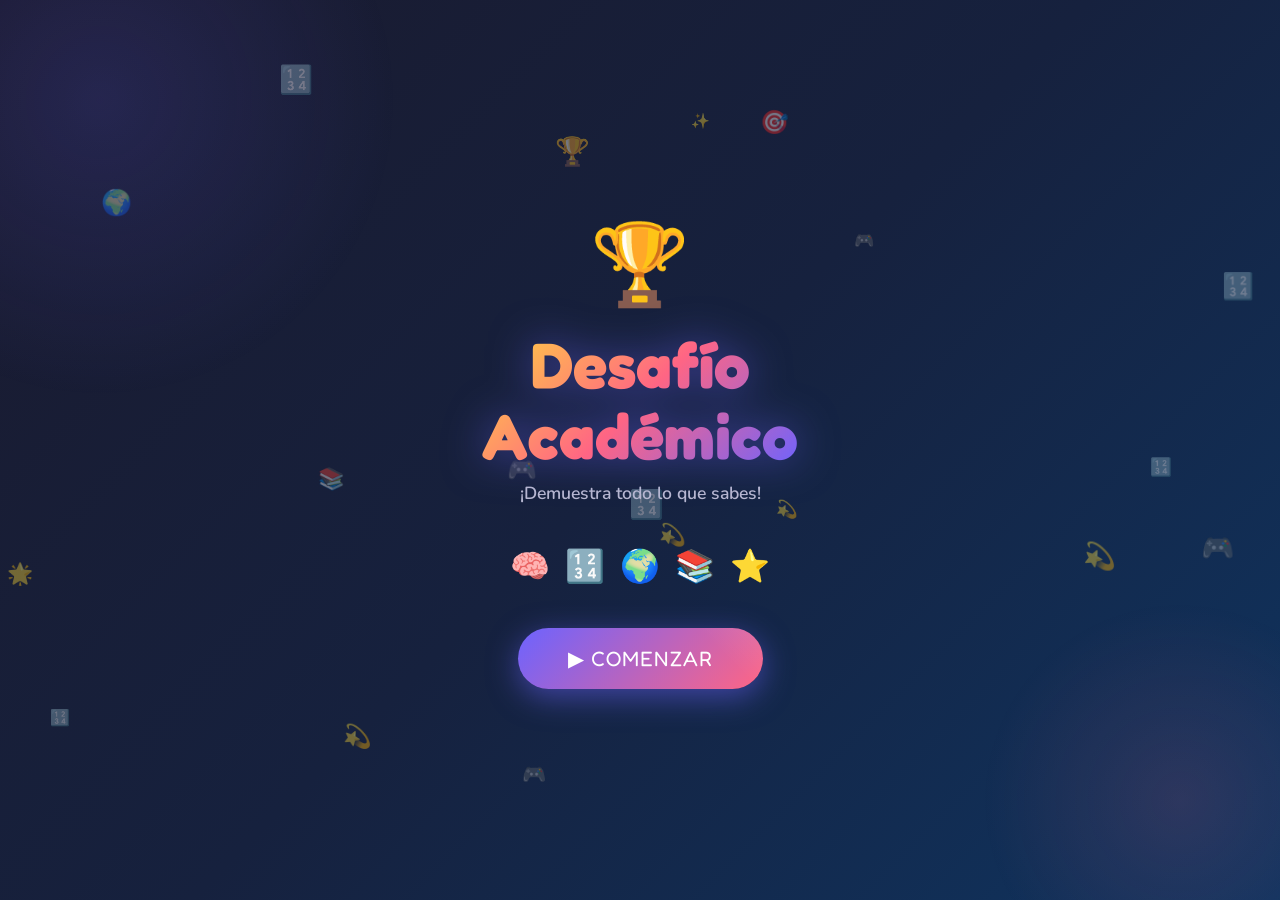
<file: index.html>
<!DOCTYPE html>
<html lang="es">
<head>
  <meta charset="UTF-8" />
  <meta name="viewport" content="width=device-width, initial-scale=1.0" />
  <title>Desafío Académico 🎮</title>
  <link rel="stylesheet" href="style.css" />
  <!-- Favicon emoji -->
  <link rel="icon" href="data:image/svg+xml,<svg xmlns=%22http://www.w3.org/2000/svg%22 viewBox=%220 0 100 100%22><text y=%22.9em%22 font-size=%2290%22>🏆</text></svg>" />
</head>
<body>

  <!-- FONDO ANIMADO -->
  <div id="fondo-animado"></div>
  <div id="particulas"></div>

  <!-- APLICACIÓN PRINCIPAL -->
  <div id="app">

    <!-- ================================================== -->
    <!-- PANTALLA 1: BIENVENIDA                             -->
    <!-- ================================================== -->
    <div id="pantalla-bienvenida" class="pantalla activa">
      <div class="bienvenida-contenido">
        <span class="logo-juego">🏆</span>
        <h1 class="titulo-juego">Desafío<br>Académico</h1>
        <p class="subtitulo-juego">¡Demuestra todo lo que sabes!</p>
        <div class="decoracion-bienvenida">
          <span>🧠</span><span>🔢</span><span>🌍</span><span>📚</span><span>⭐</span>
        </div>
        <button class="btn-principal" onclick="mostrarSeleccionGrupo()">
          ▶ COMENZAR
        </button>
      </div>
    </div>

    <!-- ================================================== -->
    <!-- PANTALLA 2: SELECCIÓN DE GRUPO                     -->
    <!-- ================================================== -->
    <div id="pantalla-grupos" class="pantalla">
      <div class="grupos-contenido">
        <h2 class="titulo-seccion">🎯 Escoge tu Grupo</h2>
        <p class="subtitulo-seccion">Selecciona el grupo al que perteneces</p>
        <div id="contenedor-grupos">
          <!-- Los grupos se generan dinámicamente desde script.js -->
        </div>
        <div style="text-align:center;">
          <button class="btn-volver" onclick="mostrarPantalla('pantalla-bienvenida')">
            ← Volver al inicio
          </button>
        </div>
      </div>
    </div>

    <!-- ================================================== -->
    <!-- PANTALLA 3: REGISTRO                               -->
    <!-- ================================================== -->
    <div id="pantalla-registro" class="pantalla">
      <div class="registro-contenido">
        <div class="tarjeta-registro">
          <span class="registro-icono">👤</span>
          <h2 class="titulo-seccion" style="margin-bottom:8px;">¡Únete al juego!</h2>
          <div class="grupo-badge" id="grupo-seleccionado-label">Grupo 1</div>
          <br/>
          <label style="font-size:0.9rem;color:var(--texto-suave);font-weight:700;display:block;margin-bottom:10px;">
            Ingresa tu primer nombre:
          </label>
          <input
            type="text"
            id="input-nombre"
            class="campo-nombre"
            placeholder="Tu nombre aquí..."
            maxlength="30"
            autocomplete="off"
            autocapitalize="words"
          />
          <button class="btn-entrar" onclick="registrarEstudiante()">
            🚀 ENTRAR AL JUEGO
          </button>
          <div class="error-mensaje" id="error-registro"></div>
        </div>
        <div style="text-align:center;margin-top:15px;">
          <button class="btn-volver" onclick="mostrarSeleccionGrupo()">
            ← Cambiar de grupo
          </button>
        </div>
      </div>
    </div>

    <!-- ================================================== -->
    <!-- PANTALLA 4: MENÚ DE MUNDOS                         -->
    <!-- ================================================== -->
    <div id="pantalla-mundos" class="pantalla">
      <div class="mundos-contenido">
        <div class="bienvenida-personalizada" id="bienvenida-nombre">¡Hola!</div>
        <h2 class="titulo-seccion">🌟 Elige un Mundo</h2>
        <p class="subtitulo-seccion">¿En qué área quieres demostrar tus conocimientos?</p>

        <!-- Banner de próximamente -->
        <div class="banner-proximamente" id="banner-proximamente">
          <p id="texto-proximamente">🚀 Próximamente disponible</p>
        </div>

        <div class="mundos-grid">

          <!-- MUNDO NÚMEROS (ACTIVO) -->
          <div class="tarjeta-mundo mundo-numeros" onclick="seleccionarMundo('numeros')">
            <span class="mundo-icono">🔢</span>
            <div class="mundo-titulo">NÚMEROS</div>
            <div class="mundo-desc">Razonamiento matemático</div>
            <div class="badge-disponible">✅ ¡DISPONIBLE!</div>
          </div>

          <!-- MUNDO CIENCIAS (PRÓXIMAMENTE) -->
          <div class="tarjeta-mundo mundo-ciencias proximamente" onclick="seleccionarMundo('ciencias')">
            <span class="mundo-icono">🌍</span>
            <div class="mundo-titulo">CIENCIAS</div>
            <div class="mundo-desc">Exploración del mundo natural</div>
            <div class="badge-pronto">🔜 Próximamente</div>
          </div>

          <!-- MUNDO LETRAS (ACTIVO) -->
          <div class="tarjeta-mundo mundo-letras" onclick="seleccionarMundo('letras')">
            <span class="mundo-icono">📚</span>
            <div class="mundo-titulo">LETRAS</div>
            <div class="mundo-desc">Comprensión, sinónimos, verbos...</div>
            <div class="badge-disponible">✅ ¡DISPONIBLE!</div>
          </div>

        </div>
      </div>
    </div>

    <!-- ================================================== -->
    <!-- PANTALLA 5: QUIZ                                   -->
    <!-- ================================================== -->
    <div id="pantalla-quiz" class="pantalla">
      <div class="quiz-contenido">

        <!-- Header del quiz -->
        <div class="quiz-header">
          <span class="progreso-texto" id="progreso-texto">Pregunta 1 de 20</span>
          <div class="barra-quiz-container">
            <div class="barra-quiz-fill" id="barra-quiz-fill" style="width:0%"></div>
          </div>
          <span class="progreso-porcentaje" id="progreso-porcentaje">0%</span>
          <!-- Marcador en vivo -->
          <div class="marcador-live">
            <div class="marcador-item correctas">✅ <span id="marcador-correctas">0</span></div>
            <div class="marcador-item incorrectas">❌ <span id="marcador-incorrectas">0</span></div>
          </div>
        </div>

        <!-- Badge de nivel de dificultad -->
        <div style="text-align:center;margin-bottom:10px">
          <span id="nivel-badge" style="display:inline-block;background:rgba(255,255,255,0.08);border:1px solid rgba(255,255,255,0.15);padding:4px 18px;border-radius:20px;font-size:0.8rem;font-weight:700;color:#B8B8D1;letter-spacing:1px">⭐ Básico</span>
        </div>

        <!-- Tarjeta de la pregunta -->
        <div class="tarjeta-pregunta" id="contenedor-pregunta">
          <p class="texto-pregunta" id="texto-pregunta">Cargando pregunta...</p>
          <div id="contenedor-opciones">
            <!-- Las opciones se generan dinámicamente -->
          </div>
          <!-- Feedback inmediato -->
          <div class="feedback" id="feedback-respuesta"></div>
        </div>

      </div>
    </div>

    <!-- ================================================== -->
    <!-- PANTALLA 6: RESULTADOS                             -->
    <!-- ================================================== -->
    <div id="pantalla-resultados" class="pantalla">
      <div class="resultados-contenido">
        <div class="tarjeta-resultado">

          <!-- Medalla y nombre -->
          <span class="medalla-resultado" id="resultado-medalla">🏆</span>
          <h2 class="resultado-nombre" id="resultado-nombre">Estudiante</h2>
          <div class="resultado-grupo-badge" id="resultado-grupo">Grupo 1</div>
          <p class="resultado-mensaje" id="resultado-mensaje">¡Excelente trabajo!</p>

          <!-- Estadísticas -->
          <div class="stats-grid">
            <div class="stat-item stat-correctas">
              <span class="stat-numero" id="resultado-correctas">0</span>
              <span class="stat-label">✅ Correctas</span>
            </div>
            <div class="stat-item stat-incorrectas">
              <span class="stat-numero" id="resultado-incorrectas">0</span>
              <span class="stat-label">❌ Incorrectas</span>
            </div>
            <div class="stat-item stat-puntaje">
              <span class="stat-numero" id="resultado-porcentaje">0%</span>
              <span class="stat-label">🎯 Puntaje</span>
            </div>
          </div>

          <!-- Estado envío a Google Sheets -->
          <div class="estado-envio" id="estado-envio">📤 Guardando resultados...</div>

          <!-- Detalle pregunta por pregunta -->
          <div class="detalle-titulo">Detalle de respuestas</div>
          <div id="lista-detalle"></div>

          <!-- Botones -->
          <div class="botones-resultado">
            <button class="btn-principal" onclick="volverAlMenu()" style="padding:13px 28px;font-size:1rem;">
              🏠 Volver al Menú
            </button>
            <button class="btn-secundario" onclick="iniciarQuiz()">
              🔄 Intentar de nuevo
            </button>
          </div>

        </div><!-- /tarjeta-resultado -->

        <!-- ========================================= -->
        <!-- SECCIÓN DE RESOLUCIONES                   -->
        <!-- ========================================= -->
        <div class="resoluciones-seccion">
          <h3 class="resoluciones-titulo">📖 Resolución de cada pregunta</h3>
          <p class="resoluciones-sub">Revisa el paso a paso de todas las preguntas</p>
          <div id="contenedor-resoluciones"></div>
        </div>

      </div><!-- /resultados-contenido -->
    </div>


    <!-- ================================================== -->
    <!-- PANTALLA 7: QUIZ LETRAS                            -->
    <!-- ================================================== -->
    <div id="pantalla-quiz-letras" class="pantalla">
      <div class="quiz-contenido">

        <!-- Header -->
        <div class="quiz-header">
          <span class="progreso-texto" id="letras-progreso-texto">Pregunta 1 de 15</span>
          <div class="barra-quiz-container">
            <div class="barra-quiz-fill" id="letras-barra-fill" style="width:0%"></div>
          </div>
          <span class="progreso-porcentaje" id="letras-progreso-pct">0%</span>
          <div class="marcador-live">
            <div class="marcador-item correctas">✅ <span id="letras-correctas">0</span></div>
            <div class="marcador-item incorrectas">❌ <span id="letras-incorrectas">0</span></div>
          </div>
        </div>

        <!-- Badge tipo de pregunta -->
        <div style="text-align:center;margin-bottom:10px">
          <span id="letras-tipo-badge" style="display:inline-block;background:rgba(255,101,132,0.15);border:1px solid rgba(255,101,132,0.3);padding:4px 18px;border-radius:20px;font-size:0.8rem;font-weight:700;color:#FF6584;letter-spacing:1px">Comprensión</span>
          <span id="letras-texto-badge" style="display:inline-block;background:rgba(255,217,61,0.12);border:1px solid rgba(255,217,61,0.25);padding:4px 14px;border-radius:20px;font-size:0.78rem;font-weight:700;color:#FFD93D;margin-left:6px">Texto 1</span>
        </div>

        <!-- Visor de texto (se muestra/oculta según corresponda) -->
        <div id="letras-visor-texto" class="visor-texto" style="display:none">
          <div class="visor-titulo" id="letras-visor-titulo">📖 Texto 1</div>
          <div class="visor-cuerpo" id="letras-visor-cuerpo"></div>
          <button class="visor-toggle" onclick="toggleVisor()">▲ Ocultar texto</button>
        </div>

        <!-- Tarjeta pregunta -->
        <div class="tarjeta-pregunta" id="letras-contenedor-pregunta">
          <p class="texto-pregunta" id="letras-texto-pregunta">Cargando...</p>
          <div id="letras-contenedor-opciones"></div>
          <div class="feedback" id="letras-feedback"></div>
        </div>

      </div>
    </div>

    <!-- ================================================== -->
    <!-- PANTALLA 8: RESULTADOS LETRAS                      -->
    <!-- ================================================== -->
    <div id="pantalla-resultados-letras" class="pantalla">
      <div class="resultados-contenido">
        <div class="tarjeta-resultado">
          <span class="medalla-resultado" id="letras-medalla">🏆</span>
          <h2 class="resultado-nombre" id="letras-resultado-nombre">Estudiante</h2>
          <div class="resultado-grupo-badge" id="letras-resultado-grupo">Grupo 1</div>
          <p style="color:#4CC9F0;font-size:0.85rem;font-weight:700;margin-bottom:10px">📚 MUNDO LETRAS</p>
          <p class="resultado-mensaje" id="letras-resultado-mensaje">¡Excelente!</p>

          <div class="stats-grid">
            <div class="stat-item stat-correctas">
              <span class="stat-numero" id="letras-stat-correctas">0</span>
              <span class="stat-label">✅ Correctas</span>
            </div>
            <div class="stat-item stat-incorrectas">
              <span class="stat-numero" id="letras-stat-incorrectas">0</span>
              <span class="stat-label">❌ Incorrectas</span>
            </div>
            <div class="stat-item stat-puntaje">
              <span class="stat-numero" id="letras-stat-puntaje">0%</span>
              <span class="stat-label">🎯 Puntaje</span>
            </div>
          </div>

          <div class="estado-envio" id="letras-estado-envio"></div>

          <!-- Resumen rápido -->
          <div class="detalle-titulo">Detalle de respuestas</div>
          <div id="letras-lista-detalle"></div>

          <div class="botones-resultado" style="margin-top:20px">
            <button class="btn-principal" onclick="volverAlMenu()" style="padding:13px 28px;font-size:1rem;">🏠 Menú</button>
            <button class="btn-secundario" onclick="iniciarQuizLetras()">🔄 Repetir</button>
          </div>
        </div>

        <!-- Resoluciones letras -->
        <div class="resoluciones-seccion">
          <h3 class="resoluciones-titulo">📖 Resolución de cada pregunta</h3>
          <p class="resoluciones-sub">Revisa la explicación de comprensión y gramática</p>
          <div id="letras-contenedor-resoluciones"></div>
        </div>

      </div>
    </div>

  </div><!-- /app -->

  <!-- SCRIPTS -->
  <script src="preguntas.js"></script>
  <script src="script.js"></script>

</body>
</html>
</file>
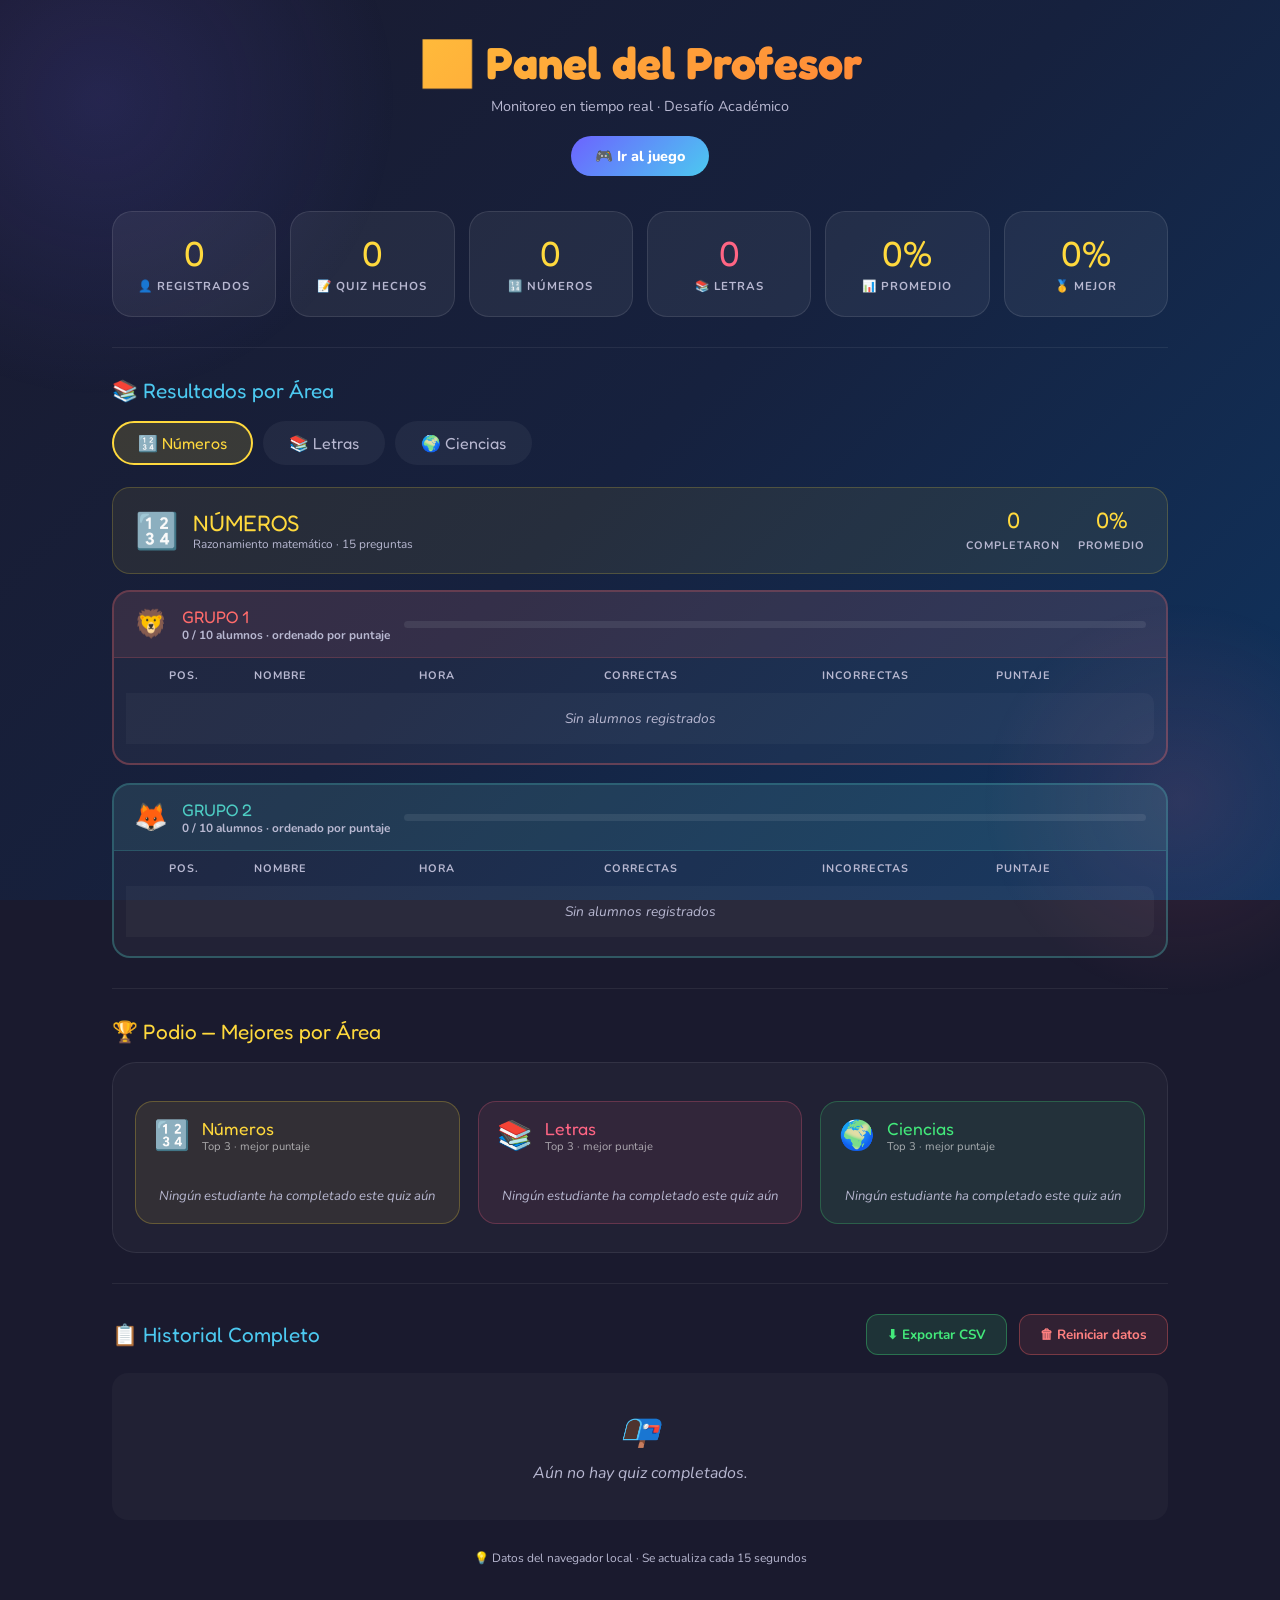
<file: profesor.html>
<!DOCTYPE html>
<html lang="es">
<head>
  <meta charset="UTF-8" />
  <meta name="viewport" content="width=device-width, initial-scale=1.0" />
  <title>Panel del Profesor - Desafío Académico</title>
  <link rel="icon" href="data:image/svg+xml,<svg xmlns=%22http://www.w3.org/2000/svg%22 viewBox=%220 0 100 100%22><text y=%22.9em%22 font-size=%2290%22>📊</text></svg>" />
  <style>
    @import url('https://fonts.googleapis.com/css2?family=Fredoka+One&family=Nunito:wght@400;600;700;800&display=swap');

    :root {
      --primario:    #6C63FF;
      --secundario:  #FF6584;
      --acento:      #43E97B;
      --amarillo:    #FFD93D;
      --azul:        #4CC9F0;
      --naranja:     #FF6B35;
      --texto-suave: #B8B8D1;
      --c-numeros:   #FFD93D;
      --c-letras:    #FF6584;
      --c-ciencias:  #43E97B;
    }

    * { margin: 0; padding: 0; box-sizing: border-box; }

    body { font-family: 'Nunito', sans-serif; color: #fff; min-height: 100vh; background: #1A1A2E; }

    #fondo-animado {
      position: fixed; inset: 0;
      background: linear-gradient(135deg, #1A1A2E 0%, #16213E 50%, #0F3460 100%);
      z-index: 0; pointer-events: none;
    }
    #fondo-animado::before {
      content: ''; position: absolute; width: 600px; height: 600px;
      background: radial-gradient(circle, rgba(108,99,255,0.15) 0%, transparent 70%);
      top: -200px; left: -200px;
      animation: burbuja 8s ease-in-out infinite alternate;
    }
    #fondo-animado::after {
      content: ''; position: absolute; width: 400px; height: 400px;
      background: radial-gradient(circle, rgba(255,101,132,0.12) 0%, transparent 70%);
      bottom: -100px; right: -100px;
      animation: burbuja 10s ease-in-out infinite alternate-reverse;
    }
    @keyframes burbuja {
      from { transform: translate(0,0) scale(1); }
      to   { transform: translate(100px,80px) scale(1.2); }
    }

    .panel-contenedor { position: relative; z-index: 10; max-width: 1100px; margin: 0 auto; padding: 35px 22px 80px; }

    /* ── Header ── */
    .panel-header { text-align: center; margin-bottom: 35px; }
    .panel-titulo {
      font-family: 'Fredoka One', cursive;
      font-size: clamp(2rem, 5vw, 2.8rem);
      background: linear-gradient(135deg, var(--amarillo), var(--naranja));
      -webkit-background-clip: text; -webkit-text-fill-color: transparent; background-clip: text;
      margin-bottom: 6px;
    }
    .panel-subtitulo { color: var(--texto-suave); font-size: 0.9rem; margin-bottom: 20px; }
    .btn-volver-inicio {
      display: inline-flex; align-items: center; gap: 8px;
      background: linear-gradient(135deg, var(--primario), var(--azul));
      color: #fff; padding: 10px 24px; border-radius: 25px;
      text-decoration: none; font-weight: 800; font-size: 0.9rem; transition: all 0.3s;
    }
    .btn-volver-inicio:hover { transform: translateY(-2px); box-shadow: 0 8px 20px rgba(108,99,255,0.4); }

    /* ── Resumen ── */
    .resumen-grid { display: grid; grid-template-columns: repeat(auto-fit, minmax(140px, 1fr)); gap: 14px; margin-bottom: 30px; }
    .resumen-card { background: rgba(255,255,255,0.06); border: 1px solid rgba(255,255,255,0.1); border-radius: 20px; padding: 20px 12px; text-align: center; }
    .resumen-numero { font-family: 'Fredoka One', cursive; font-size: 2.2rem; color: var(--amarillo); display: block; }
    .resumen-label  { font-size: 0.72rem; color: var(--texto-suave); font-weight: 700; text-transform: uppercase; letter-spacing: 1px; }

    /* ── Separador ── */
    .separador { height: 1px; background: rgba(255,255,255,0.07); margin: 30px 0; }
    .seccion-titulo { font-family: 'Fredoka One', cursive; font-size: 1.3rem; display: flex; align-items: center; gap: 10px; margin-bottom: 18px; }

    /* ── Tabs ── */
    .tabs-areas { display: flex; gap: 10px; flex-wrap: wrap; margin-bottom: 22px; }
    .tab-area {
      padding: 10px 24px; border-radius: 30px;
      font-family: 'Fredoka One', cursive; font-size: 1rem;
      cursor: pointer; border: 2px solid transparent;
      transition: all 0.25s; background: rgba(255,255,255,0.05); color: var(--texto-suave);
    }
    .tab-area:hover { transform: translateY(-2px); }
    .tab-area.activo-numeros  { background: rgba(255,217,61,0.15);  border-color: var(--c-numeros);  color: var(--c-numeros); }
    .tab-area.activo-letras   { background: rgba(255,101,132,0.15); border-color: var(--c-letras);   color: var(--c-letras); }
    .tab-area.activo-ciencias { background: rgba(67,233,123,0.15);  border-color: var(--c-ciencias); color: var(--c-ciencias); }

    /* ── Panel área ── */
    .area-panel { display: none; }
    .area-panel.visible { display: block; }

    .area-header {
      display: flex; align-items: center; gap: 14px;
      padding: 18px 22px; border-radius: 18px; margin-bottom: 16px;
    }
    .area-icono  { font-size: 2.2rem; }
    .area-nombre { font-family: 'Fredoka One', cursive; font-size: 1.4rem; }
    .area-stats  { margin-left: auto; display: flex; gap: 18px; }
    .area-stat   { text-align: center; }
    .area-stat-n { font-family: 'Fredoka One', cursive; font-size: 1.4rem; display: block; }
    .area-stat-l { font-size: 0.68rem; color: var(--texto-suave); font-weight: 700; text-transform: uppercase; letter-spacing: 1px; }

    /* ── Bloque de grupo ── */
    .grupo-bloque { background: rgba(255,255,255,0.04); border: 2px solid rgba(255,255,255,0.08); border-radius: 18px; overflow: hidden; margin-bottom: 18px; }
    .grupo-bloque-header { display: flex; align-items: center; gap: 14px; padding: 14px 20px; flex-wrap: wrap; }
    .grupo-bloque-titulo { font-family: 'Fredoka One', cursive; font-size: 1.05rem; }
    .grupo-bloque-sub    { font-size: 0.74rem; color: var(--texto-suave); font-weight: 700; }
    .grupo-barra-wrap    { flex: 1; min-width: 80px; }
    .grupo-barra-bg      { height: 7px; background: rgba(255,255,255,0.08); border-radius: 10px; overflow: hidden; }
    .grupo-barra-fill    { height: 100%; border-radius: 10px; transition: width 0.5s; }
    .grupo-tabla-wrap    { overflow-x: auto; padding: 0 12px 14px; }

    .tabla-area { width: 100%; border-collapse: separate; border-spacing: 0 5px; }
    .tabla-area th { font-size: 0.68rem; text-transform: uppercase; letter-spacing: 1px; color: var(--texto-suave); padding: 5px 12px; text-align: left; font-weight: 700; }
    .tabla-area td { padding: 10px 12px; background: rgba(255,255,255,0.03); font-size: 0.86rem; }
    .tabla-area td:first-child { border-radius: 10px 0 0 10px; }
    .tabla-area td:last-child  { border-radius: 0 10px 10px 0; }
    .tabla-area tr:hover td    { background: rgba(255,255,255,0.07); }
    .puntaje-bar      { height: 5px; background: rgba(255,255,255,0.07); border-radius: 5px; margin-top: 4px; }
    .puntaje-bar-fill { height: 100%; border-radius: 5px; }

    /* ── Podio ── */
    .podio-seccion { background: rgba(255,255,255,0.03); border: 1px solid rgba(255,255,255,0.08); border-radius: 24px; padding: 28px 22px; }
    .podio-grid    { display: grid; grid-template-columns: repeat(auto-fit, minmax(260px, 1fr)); gap: 18px; margin-top: 10px; }
    .podio-area    { border-radius: 18px; overflow: hidden; }
    .podio-area-header { padding: 14px 18px; display: flex; align-items: center; gap: 12px; }
    .podio-area-icono  { font-size: 1.8rem; }
    .podio-area-nombre { font-family: 'Fredoka One', cursive; font-size: 1.1rem; }
    .podio-area-sub    { font-size: 0.7rem; color: rgba(255,255,255,0.6); }
    .podio-puesto  { display: flex; align-items: center; gap: 12px; padding: 11px 16px; border-top: 1px solid rgba(255,255,255,0.06); }
    .podio-medalla { font-size: 1.5rem; min-width: 30px; text-align: center; }
    .podio-info    { flex: 1; min-width: 0; }
    .podio-nombre  { font-weight: 800; font-size: 0.9rem; white-space: nowrap; overflow: hidden; text-overflow: ellipsis; }
    .podio-grupo   { font-size: 0.7rem; color: var(--texto-suave); }
    .podio-puntaje { font-family: 'Fredoka One', cursive; font-size: 1.2rem; }
    .podio-vacio   { padding: 18px 16px; color: var(--texto-suave); font-style: italic; font-size: 0.82rem; text-align: center; }

    /* ── Historial ── */
    .acciones-bar { display: flex; justify-content: space-between; align-items: center; margin-bottom: 18px; flex-wrap: wrap; gap: 10px; }
    .tabla-ranking { width: 100%; border-collapse: separate; border-spacing: 0 7px; }
    .tabla-ranking th { font-size: 0.7rem; text-transform: uppercase; letter-spacing: 1px; color: var(--texto-suave); padding: 5px 14px; text-align: left; font-weight: 700; }
    .tabla-ranking td { padding: 12px 14px; background: rgba(255,255,255,0.04); font-size: 0.88rem; }
    .tabla-ranking td:first-child { border-radius: 12px 0 0 12px; }
    .tabla-ranking td:last-child  { border-radius: 0 12px 12px 0; }
    .tabla-ranking tr.top-1 td { background: rgba(255,217,61,0.13);  border-left: 3px solid var(--amarillo); }
    .tabla-ranking tr.top-2 td { background: rgba(176,176,176,0.10); border-left: 3px solid #B0B0B0; }
    .tabla-ranking tr.top-3 td { background: rgba(205,127,50,0.10);  border-left: 3px solid #CD7F32; }
    .posicion-badge { font-family: 'Fredoka One', cursive; font-size: 1.1rem; }
    .barra-bg   { height: 5px; background: rgba(255,255,255,0.08); border-radius: 5px; margin-top: 3px; }
    .barra-fill { height: 100%; background: linear-gradient(90deg, var(--primario), var(--azul)); border-radius: 5px; }

    .tag-mundo { display: inline-block; padding: 2px 10px; border-radius: 10px; font-size: 0.7rem; font-weight: 800; letter-spacing: 0.5px; }
    .tag-NUMEROS  { background: rgba(255,217,61,0.15);  color: var(--c-numeros); }
    .tag-LETRAS   { background: rgba(255,101,132,0.15); color: var(--c-letras); }
    .tag-CIENCIAS { background: rgba(67,233,123,0.15);  color: var(--c-ciencias); }

    /* ── Botones ── */
    .btn-exportar { background: rgba(67,233,123,0.12); border: 1px solid rgba(67,233,123,0.35); color: var(--acento); padding: 10px 20px; border-radius: 12px; cursor: pointer; font-family: 'Nunito',sans-serif; font-size: 0.84rem; font-weight: 700; transition: all 0.25s; margin-right: 8px; }
    .btn-exportar:hover { background: rgba(67,233,123,0.22); transform: translateY(-2px); }
    .btn-limpiar  { background: rgba(255,100,100,0.10); border: 1px solid rgba(255,100,100,0.35); color: #FF8080; padding: 10px 20px; border-radius: 12px; cursor: pointer; font-family: 'Nunito',sans-serif; font-size: 0.84rem; font-weight: 700; transition: all 0.25s; }
    .btn-limpiar:hover { background: rgba(255,100,100,0.2); transform: translateY(-2px); }

    .sin-datos { text-align: center; color: var(--texto-suave); font-style: italic; padding: 36px; background: rgba(255,255,255,0.03); border-radius: 16px; }

    ::-webkit-scrollbar { width: 6px; }
    ::-webkit-scrollbar-track { background: rgba(255,255,255,0.04); border-radius: 10px; }
    ::-webkit-scrollbar-thumb { background: rgba(108,99,255,0.45); border-radius: 10px; }

    @media (max-width: 600px) {
      .tabla-ranking th, .tabla-ranking td { padding: 8px; font-size: 0.75rem; }
      .tabla-area   th, .tabla-area   td   { padding: 7px; font-size: 0.73rem; }
      .area-stats { display: none; }
      .acciones-bar { flex-direction: column; align-items: flex-start; }
    }
  </style>
</head>
<body>

<div id="fondo-animado"></div>

<div class="panel-contenedor">

  <!-- HEADER -->
  <div class="panel-header">
    <h1 class="panel-titulo">📊 Panel del Profesor</h1>
    <p class="panel-subtitulo">Monitoreo en tiempo real · Desafío Académico</p>
    <a href="index.html" class="btn-volver-inicio">🎮 Ir al juego</a>
  </div>

  <!-- RESUMEN GENERAL -->
  <div class="resumen-grid" id="resumen-grid"></div>
  <div class="separador"></div>

  <!-- ══ RESULTADOS POR ÁREA ══ -->
  <div class="seccion-titulo" style="color:var(--azul)">📚 Resultados por Área</div>

  <div class="tabs-areas">
    <div class="tab-area activo-numeros" id="tab-numeros"  onclick="mostrarArea('numeros')">🔢 Números</div>
    <div class="tab-area"                id="tab-letras"   onclick="mostrarArea('letras')">📚 Letras</div>
    <div class="tab-area"                id="tab-ciencias" onclick="mostrarArea('ciencias')">🌍 Ciencias</div>
  </div>

  <!-- Panel Números -->
  <div class="area-panel visible" id="panel-numeros">
    <div class="area-header" style="background:rgba(255,217,61,0.07);border:1px solid rgba(255,217,61,0.2)">
      <span class="area-icono">🔢</span>
      <div>
        <div class="area-nombre" style="color:var(--c-numeros)">NÚMEROS</div>
        <div style="font-size:0.74rem;color:var(--texto-suave)">Razonamiento matemático · 15 preguntas</div>
      </div>
      <div class="area-stats" id="stats-numeros"></div>
    </div>
    <div id="grupos-numeros"></div>
  </div>

  <!-- Panel Letras -->
  <div class="area-panel" id="panel-letras">
    <div class="area-header" style="background:rgba(255,101,132,0.07);border:1px solid rgba(255,101,132,0.2)">
      <span class="area-icono">📚</span>
      <div>
        <div class="area-nombre" style="color:var(--c-letras)">LETRAS</div>
        <div style="font-size:0.74rem;color:var(--texto-suave)">Comprensión lectora · 15 preguntas</div>
      </div>
      <div class="area-stats" id="stats-letras"></div>
    </div>
    <div id="grupos-letras"></div>
  </div>

  <!-- Panel Ciencias -->
  <div class="area-panel" id="panel-ciencias">
    <div class="area-header" style="background:rgba(67,233,123,0.07);border:1px solid rgba(67,233,123,0.2)">
      <span class="area-icono">🌍</span>
      <div>
        <div class="area-nombre" style="color:var(--c-ciencias)">CIENCIAS</div>
        <div style="font-size:0.74rem;color:var(--texto-suave)">Exploración del mundo natural · Próximamente</div>
      </div>
      <div class="area-stats" id="stats-ciencias"></div>
    </div>
    <div id="grupos-ciencias"></div>
  </div>

  <div class="separador"></div>

  <!-- ══ PODIO — MEJOR POR ÁREA ══ -->
  <div class="seccion-titulo" style="color:var(--amarillo)">🏆 Podio — Mejores por Área</div>
  <div class="podio-seccion">
    <div class="podio-grid" id="podio-grid"></div>
  </div>

  <div class="separador"></div>

  <!-- ══ HISTORIAL COMPLETO ══ -->
  <div class="acciones-bar">
    <div class="seccion-titulo" style="margin-bottom:0;color:var(--azul)">📋 Historial Completo</div>
    <div>
      <button class="btn-exportar" onclick="exportarCSV()">⬇ Exportar CSV</button>
      <button class="btn-limpiar"  onclick="limpiarDatos()">🗑 Reiniciar datos</button>
    </div>
  </div>
  <div id="contenedor-ranking"></div>

  <p style="text-align:center;margin-top:30px;color:var(--texto-suave);font-size:0.75rem;">
    💡 Datos del navegador local · Se actualiza cada 15 segundos
  </p>

</div>

<script src="preguntas.js"></script>
<script>

  const COLORES_G = ["#FF6B6B","#4ECDC4","#45B7D1","#96CEB4","#FFEAA7"];
  const EMOJIS_G  = ["🦁","🦊","🐯","🦅","🐉"];
  const MEDALLAS  = ["🥇","🥈","🥉"];

  // ── Helpers ──────────────────────────────────────────────────
  function cargarDatos() {
    return {
      gruposData: JSON.parse(localStorage.getItem("desafio_grupos")    || "{}"),
      resultados: JSON.parse(localStorage.getItem("desafio_resultados") || "[]")
    };
  }

  // Último intento por alumno+grupo+mundo
  function ultimosPorAlumno(resultados) {
    const mapa = {};
    resultados.forEach(r => {
      const key = r.nombre + "||" + r.grupo + "||" + (r.mundo || "NUMEROS");
      mapa[key] = r;
    });
    return Object.values(mapa);
  }

  // Tabs
  function mostrarArea(area) {
    ["numeros","letras","ciencias"].forEach(a => {
      document.getElementById("panel-" + a).classList.remove("visible");
      document.getElementById("tab-"   + a).className = "tab-area";
    });
    document.getElementById("panel-" + area).classList.add("visible");
    document.getElementById("tab-"   + area).classList.add("activo-" + area);
  }

  // ── Grupos por área ───────────────────────────────────────────
  function renderizarGruposArea(contenedorId, statsId, mundo, color, gruposData, resultados) {
    const resFiltrados = resultados.filter(r => (r.mundo || "NUMEROS") === mundo);
    const ultimos      = ultimosPorAlumno(resFiltrados);
    const completados  = ultimos.length;
    const promedio     = completados > 0
      ? Math.round(ultimos.reduce((s, r) => s + r.porcentaje, 0) / completados) : 0;

    // Stats del área
    document.getElementById(statsId).innerHTML = `
      <div class="area-stat">
        <span class="area-stat-n" style="color:${color}">${completados}</span>
        <span class="area-stat-l">Completaron</span>
      </div>
      <div class="area-stat">
        <span class="area-stat-n" style="color:${color}">${promedio}%</span>
        <span class="area-stat-l">Promedio</span>
      </div>`;

    let html = "";
    for (let i = 1; i <= CONFIG.NUM_GRUPOS; i++) {
      const key     = `grupo${i}`;
      const alumnos = Array.isArray(gruposData[key]) ? gruposData[key] : [];
      const colG    = COLORES_G[i - 1];
      const emoji   = EMOJIS_G[i - 1];
      const count   = alumnos.length;
      const pctBar  = Math.round((count / CONFIG.MAX_ESTUDIANTES_POR_GRUPO) * 100);

      // Ordenar alumnos por puntaje en esta área (los que hicieron quiz primero)
      const alumnosOrdenados = alumnos.map((alumno, idx) => {
        const nombre    = alumno.nombre || alumno;
        const resultado = ultimos.find(r => r.nombre === nombre && r.grupo === `Grupo ${i}`);
        return { alumno, idx, nombre, resultado };
      }).sort((a, b) => {
        const pa = a.resultado ? a.resultado.porcentaje : -1;
        const pb = b.resultado ? b.resultado.porcentaje : -1;
        return pb - pa;
      });

      const filas = alumnosOrdenados.map(({ alumno, nombre, resultado }, rankIdx) => {
        const pct      = resultado ? resultado.porcentaje  : null;
        const cor      = resultado ? resultado.correctas   : null;
        const inc      = resultado ? resultado.incorrectas : null;
        const pctColor = pct === null ? "" : pct >= 70 ? "#FFD93D" : "#FF6584";
        const posIcon  = resultado
          ? (rankIdx === 0 ? "🥇" : rankIdx === 1 ? "🥈" : rankIdx === 2 ? "🥉" : `#${rankIdx+1}`)
          : "—";

        return `
          <tr>
            <td style="font-family:'Fredoka One',cursive;font-size:1rem;text-align:center">${posIcon}</td>
            <td><strong>${nombre}</strong></td>
            <td style="color:var(--texto-suave);font-size:0.74rem">${alumno.hora || "—"}</td>
            <td style="color:#43E97B;font-weight:800;text-align:center">${cor !== null ? cor + " ✅" : "—"}</td>
            <td style="color:#FF6584;font-weight:800;text-align:center">${inc !== null ? inc + " ❌" : "—"}</td>
            <td style="min-width:100px">
              ${pct !== null
                ? `<strong style="color:${pctColor}">${pct}%</strong>
                   <div class="puntaje-bar"><div class="puntaje-bar-fill" style="width:${pct}%;background:${color}"></div></div>`
                : `<span style="color:var(--texto-suave);font-size:0.74rem">Sin quiz</span>`}
            </td>
          </tr>`;
      }).join("");

      const filaVacia = alumnos.length === 0
        ? `<tr><td colspan="6" style="text-align:center;color:var(--texto-suave);font-style:italic;padding:16px">Sin alumnos registrados</td></tr>`
        : "";

      html += `
        <div class="grupo-bloque" style="border-color:${colG}50">
          <div class="grupo-bloque-header" style="background:${colG}18;border-bottom:1px solid ${colG}30">
            <span style="font-size:1.7rem">${emoji}</span>
            <div>
              <div class="grupo-bloque-titulo" style="color:${colG}">GRUPO ${i}</div>
              <div class="grupo-bloque-sub">${count} / ${CONFIG.MAX_ESTUDIANTES_POR_GRUPO} alumnos · ordenado por puntaje</div>
            </div>
            <div class="grupo-barra-wrap">
              <div class="grupo-barra-bg">
                <div class="grupo-barra-fill" style="width:${pctBar}%;background:${colG}"></div>
              </div>
            </div>
          </div>
          <div class="grupo-tabla-wrap">
            <table class="tabla-area">
              <thead>
                <tr>
                  <th style="text-align:center">Pos.</th>
                  <th>Nombre</th><th>Hora</th>
                  <th style="text-align:center">Correctas</th>
                  <th style="text-align:center">Incorrectas</th>
                  <th>Puntaje</th>
                </tr>
              </thead>
              <tbody>${filas}${filaVacia}</tbody>
            </table>
          </div>
        </div>`;
    }

    document.getElementById(contenedorId).innerHTML = html;
  }

  // ── Podio por área ────────────────────────────────────────────
  function renderizarPodio(resultados) {
    const areas = [
      { mundo:"NUMEROS",  nombre:"Números",  icono:"🔢", color:"var(--c-numeros)",  bg:"rgba(255,217,61,0.08)",   border:"rgba(255,217,61,0.25)" },
      { mundo:"LETRAS",   nombre:"Letras",   icono:"📚", color:"var(--c-letras)",   bg:"rgba(255,101,132,0.08)",  border:"rgba(255,101,132,0.25)" },
      { mundo:"CIENCIAS", nombre:"Ciencias", icono:"🌍", color:"var(--c-ciencias)", bg:"rgba(67,233,123,0.08)",   border:"rgba(67,233,123,0.25)" }
    ];

    let html = "";
    areas.forEach(area => {
      const ultimos = ultimosPorAlumno(resultados.filter(r => (r.mundo || "NUMEROS") === area.mundo));
      const top3    = [...ultimos].sort((a, b) => b.porcentaje - a.porcentaje || b.correctas - a.correctas).slice(0, 3);

      const puestos = top3.length > 0
        ? top3.map((r, i) => `
            <div class="podio-puesto">
              <span class="podio-medalla">${MEDALLAS[i]}</span>
              <div class="podio-info">
                <div class="podio-nombre">${r.nombre}</div>
                <div class="podio-grupo">${r.grupo}</div>
              </div>
              <span class="podio-puntaje" style="color:${area.color}">${r.porcentaje}%</span>
            </div>`).join("")
        : `<div class="podio-vacio">Ningún estudiante ha completado este quiz aún</div>`;

      html += `
        <div class="podio-area" style="background:${area.bg};border:1px solid ${area.border}">
          <div class="podio-area-header">
            <span class="podio-area-icono">${area.icono}</span>
            <div>
              <div class="podio-area-nombre" style="color:${area.color}">${area.nombre}</div>
              <div class="podio-area-sub">Top 3 · mejor puntaje</div>
            </div>
          </div>
          ${puestos}
        </div>`;
    });

    document.getElementById("podio-grid").innerHTML = html;
  }

  // ── Resumen general ───────────────────────────────────────────
  function renderizarResumen(gruposData, resultados) {
    const totalEst  = Object.values(gruposData).reduce((s, a) => s + (Array.isArray(a) ? a.length : 0), 0);
    const ultimos   = ultimosPorAlumno(resultados);
    const totalQuiz = ultimos.length;
    const promedio  = totalQuiz > 0 ? Math.round(ultimos.reduce((s, r) => s + r.porcentaje, 0) / totalQuiz) : 0;
    const mejor     = totalQuiz > 0 ? Math.max(...ultimos.map(r => r.porcentaje)) : 0;
    const numComp   = ultimosPorAlumno(resultados.filter(r => (r.mundo || "NUMEROS") === "NUMEROS")).length;
    const letComp   = ultimosPorAlumno(resultados.filter(r => r.mundo === "LETRAS")).length;

    document.getElementById("resumen-grid").innerHTML = `
      <div class="resumen-card"><span class="resumen-numero">${totalEst}</span><span class="resumen-label">👤 Registrados</span></div>
      <div class="resumen-card"><span class="resumen-numero">${totalQuiz}</span><span class="resumen-label">📝 Quiz hechos</span></div>
      <div class="resumen-card"><span class="resumen-numero" style="color:var(--c-numeros)">${numComp}</span><span class="resumen-label">🔢 Números</span></div>
      <div class="resumen-card"><span class="resumen-numero" style="color:var(--c-letras)">${letComp}</span><span class="resumen-label">📚 Letras</span></div>
      <div class="resumen-card"><span class="resumen-numero">${promedio}%</span><span class="resumen-label">📊 Promedio</span></div>
      <div class="resumen-card"><span class="resumen-numero">${mejor}%</span><span class="resumen-label">🥇 Mejor</span></div>`;
  }

  // ── Historial completo ────────────────────────────────────────
  function renderizarHistorial(resultados) {
    const el = document.getElementById("contenedor-ranking");
    if (!resultados.length) {
      el.innerHTML = `<div class="sin-datos"><p style="font-size:2rem;margin-bottom:10px">📭</p><p>Aún no hay quiz completados.</p></div>`;
      return;
    }
    const ordenados = [...resultados].sort((a, b) => b.porcentaje - a.porcentaje || b.correctas - a.correctas);
    const filas = ordenados.map((r, i) => {
      const mundo = r.mundo || "NUMEROS";
      return `
        <tr class="${i < 3 ? "top-"+(i+1) : ""}">
          <td><span class="posicion-badge">${i < 3 ? MEDALLAS[i] : "#"+(i+1)}</span></td>
          <td><strong>${r.nombre}</strong></td>
          <td>${r.grupo}</td>
          <td><span class="tag-mundo tag-${mundo}">${mundo}</span></td>
          <td style="color:#43E97B;font-weight:800">${r.correctas} ✅</td>
          <td style="color:#FF6584;font-weight:800">${r.incorrectas} ❌</td>
          <td>
            <strong style="color:#FFD93D">${r.porcentaje}%</strong>
            <div class="barra-bg"><div class="barra-fill" style="width:${r.porcentaje}%"></div></div>
          </td>
          <td style="color:var(--texto-suave);font-size:0.74rem">${r.fecha||"—"} ${r.hora||""}</td>
        </tr>`;
    }).join("");

    el.innerHTML = `
      <table class="tabla-ranking">
        <thead>
          <tr>
            <th>#</th><th>Nombre</th><th>Grupo</th><th>Área</th>
            <th>Correctas</th><th>Incorrectas</th>
            <th>Puntaje</th><th>Fecha / Hora</th>
          </tr>
        </thead>
        <tbody>${filas}</tbody>
      </table>`;
  }

  // ── Panel completo ────────────────────────────────────────────
  function renderizarPanel() {
    const { gruposData, resultados } = cargarDatos();
    renderizarResumen(gruposData, resultados);
    renderizarGruposArea("grupos-numeros",  "stats-numeros",  "NUMEROS",  "var(--c-numeros)",  gruposData, resultados);
    renderizarGruposArea("grupos-letras",   "stats-letras",   "LETRAS",   "var(--c-letras)",   gruposData, resultados);
    renderizarGruposArea("grupos-ciencias", "stats-ciencias", "CIENCIAS", "var(--c-ciencias)", gruposData, resultados);
    renderizarPodio(resultados);
    renderizarHistorial(resultados);
  }

  // ── Exportar CSV ──────────────────────────────────────────────
  function exportarCSV() {
    const { resultados } = cargarDatos();
    if (!resultados.length) { alert("No hay resultados para exportar."); return; }
    const cab  = ["Nombre","Grupo","Área","Fecha","Hora","Correctas","Incorrectas","Porcentaje","Detalle"];
    const rows = resultados.map(r =>
      [r.nombre, r.grupo, r.mundo||"NUMEROS", r.fecha, r.hora,
       r.correctas, r.incorrectas, r.porcentaje+"%", r.detalle]
        .map(v => `"${v}"`).join(",")
    );
    const blob = new Blob(["\uFEFF"+[cab.join(","),...rows].join("\n")], {type:"text/csv;charset=utf-8;"});
    Object.assign(document.createElement("a"), {
      href: URL.createObjectURL(blob),
      download: `desafio_${new Date().toISOString().slice(0,10)}.csv`
    }).click();
  }

  // ── Limpiar ───────────────────────────────────────────────────
  function limpiarDatos() {
    if (confirm("⚠️ ¿Eliminar TODOS los datos?\n\nBorrará grupos, alumnos y resultados. No se puede deshacer.")) {
      localStorage.removeItem("desafio_grupos");
      localStorage.removeItem("desafio_resultados");
      location.reload();
    }
  }

  renderizarPanel();
  setInterval(renderizarPanel, 15000);

</script>
</body>
</html>
</file>
<file: style.css>
/* ============================================================
   DESAFÍO ACADÉMICO - ESTILOS PRINCIPALES
   style.css
   ============================================================ */

/* ---- FUENTES ---- */
@import url('https://fonts.googleapis.com/css2?family=Fredoka+One&family=Nunito:wght@400;600;700;800&display=swap');

/* ---- VARIABLES DE COLOR ---- */
:root {
  --primario: #6C63FF;
  --secundario: #FF6584;
  --acento: #43E97B;
  --amarillo: #FFD93D;
  --azul: #4CC9F0;
  --naranja: #FF6B35;
  --fondo-oscuro: #1A1A2E;
  --fondo-medio: #16213E;
  --fondo-claro: #0F3460;
  --texto-claro: #FFFFFF;
  --texto-suave: #B8B8D1;
  --sombra: 0 8px 32px rgba(0,0,0,0.3);
  --radio: 20px;
}

/* ---- RESET Y BASE ---- */
* {
  margin: 0;
  padding: 0;
  box-sizing: border-box;
}

body {
  font-family: 'Nunito', sans-serif;
  background: var(--fondo-oscuro);
  color: var(--texto-claro);
  min-height: 100vh;
  overflow-x: hidden;
  position: relative;
}

/* ---- FONDO ANIMADO ---- */
#fondo-animado {
  position: fixed;
  top: 0; left: 0;
  width: 100%; height: 100%;
  background: linear-gradient(135deg, #1A1A2E 0%, #16213E 50%, #0F3460 100%);
  z-index: 0;
}

#fondo-animado::before {
  content: '';
  position: absolute;
  width: 600px; height: 600px;
  background: radial-gradient(circle, rgba(108,99,255,0.15) 0%, transparent 70%);
  top: -200px; left: -200px;
  animation: moverBurbuja 8s ease-in-out infinite alternate;
}

#fondo-animado::after {
  content: '';
  position: absolute;
  width: 400px; height: 400px;
  background: radial-gradient(circle, rgba(255,101,132,0.12) 0%, transparent 70%);
  bottom: -100px; right: -100px;
  animation: moverBurbuja 10s ease-in-out infinite alternate-reverse;
}

@keyframes moverBurbuja {
  from { transform: translate(0, 0) scale(1); }
  to { transform: translate(100px, 80px) scale(1.2); }
}

/* ---- PARTÍCULAS ---- */
#particulas {
  position: fixed;
  top: 0; left: 0;
  width: 100%; height: 100%;
  pointer-events: none;
  z-index: 1;
}

.particula {
  position: absolute;
  animation: flotarParticula 4s ease-in-out infinite;
  opacity: 0.4;
  user-select: none;
}

@keyframes flotarParticula {
  0%, 100% { transform: translateY(0) rotate(0deg); opacity: 0.3; }
  50% { transform: translateY(-20px) rotate(180deg); opacity: 0.7; }
}

/* ---- CONTENEDOR PRINCIPAL ---- */
#app {
  position: relative;
  z-index: 2;
  min-height: 100vh;
  display: flex;
  align-items: center;
  justify-content: center;
}

/* ---- SISTEMA DE PANTALLAS ---- */
.pantalla {
  display: none;
  width: 100%;
  min-height: 100vh;
  padding: 20px;
  animation: entrarPantalla 0.5s ease forwards;
}

.pantalla.activa {
  display: flex;
  align-items: center;
  justify-content: center;
  flex-direction: column;
}

@keyframes entrarPantalla {
  from { opacity: 0; transform: scale(0.95) translateY(20px); }
  to { opacity: 1; transform: scale(1) translateY(0); }
}

/* ============================================================
   PANTALLA BIENVENIDA
   ============================================================ */
.bienvenida-contenido {
  text-align: center;
  max-width: 600px;
}

.logo-juego {
  font-size: 5rem;
  margin-bottom: 10px;
  animation: rebotar 2s ease-in-out infinite;
  display: block;
}

@keyframes rebotar {
  0%, 100% { transform: translateY(0) rotate(-5deg); }
  50% { transform: translateY(-15px) rotate(5deg); }
}

.titulo-juego {
  font-family: 'Fredoka One', cursive;
  font-size: clamp(2rem, 6vw, 4rem);
  background: linear-gradient(135deg, var(--amarillo), var(--secundario), var(--primario));
  -webkit-background-clip: text;
  -webkit-text-fill-color: transparent;
  background-clip: text;
  line-height: 1.1;
  margin-bottom: 10px;
  text-shadow: none;
  filter: drop-shadow(0 0 20px rgba(108,99,255,0.5));
}

.subtitulo-juego {
  font-size: 1.1rem;
  color: var(--texto-suave);
  margin-bottom: 40px;
  font-weight: 600;
}

.decoracion-bienvenida {
  display: flex;
  justify-content: center;
  gap: 15px;
  font-size: 2rem;
  margin-bottom: 40px;
  animation: aparecer 1s ease 0.5s both;
}

@keyframes aparecer {
  from { opacity: 0; transform: translateY(20px); }
  to { opacity: 1; transform: translateY(0); }
}

/* ---- BOTONES PRINCIPALES ---- */
.btn-principal {
  background: linear-gradient(135deg, var(--primario), var(--secundario));
  color: white;
  border: none;
  padding: 18px 50px;
  font-size: 1.3rem;
  font-family: 'Fredoka One', cursive;
  border-radius: 50px;
  cursor: pointer;
  letter-spacing: 1px;
  box-shadow: 0 8px 30px rgba(108,99,255,0.5), 0 0 0 0 rgba(108,99,255,0.4);
  transition: all 0.3s ease;
  position: relative;
  overflow: hidden;
  animation: pulsar 2s ease-in-out infinite;
}

@keyframes pulsar {
  0%, 100% { box-shadow: 0 8px 30px rgba(108,99,255,0.5), 0 0 0 0 rgba(108,99,255,0.4); }
  50% { box-shadow: 0 8px 30px rgba(108,99,255,0.5), 0 0 0 12px rgba(108,99,255,0); }
}

.btn-principal::before {
  content: '';
  position: absolute;
  top: -50%; left: -50%;
  width: 200%; height: 200%;
  background: linear-gradient(transparent, rgba(255,255,255,0.1), transparent);
  transform: rotate(45deg) translateY(-100%);
  transition: transform 0.5s ease;
}

.btn-principal:hover::before {
  transform: rotate(45deg) translateY(100%);
}

.btn-principal:hover {
  transform: translateY(-4px) scale(1.05);
  animation: none;
  box-shadow: 0 15px 40px rgba(108,99,255,0.6);
}

.btn-principal:active {
  transform: translateY(-1px);
}

/* ============================================================
   PANTALLA GRUPOS
   ============================================================ */
.grupos-contenido {
  width: 100%;
  max-width: 900px;
}

.titulo-seccion {
  font-family: 'Fredoka One', cursive;
  font-size: clamp(1.5rem, 4vw, 2.5rem);
  text-align: center;
  margin-bottom: 10px;
  color: var(--amarillo);
  text-shadow: 0 0 20px rgba(255,217,61,0.5);
}

.subtitulo-seccion {
  text-align: center;
  color: var(--texto-suave);
  margin-bottom: 35px;
  font-size: 0.95rem;
}

#contenedor-grupos {
  display: grid;
  grid-template-columns: repeat(auto-fit, minmax(160px, 1fr));
  gap: 20px;
  margin-bottom: 30px;
}

.tarjeta-grupo {
  background: rgba(255,255,255,0.05);
  backdrop-filter: blur(10px);
  border: 2px solid rgba(255,255,255,0.1);
  border-radius: var(--radio);
  padding: 25px 15px;
  text-align: center;
  transition: all 0.3s ease;
  position: relative;
  overflow: hidden;
}

.tarjeta-grupo:not(.lleno):hover {
  transform: translateY(-8px);
  background: rgba(255,255,255,0.1);
  box-shadow: var(--sombra);
}

.tarjeta-grupo.lleno {
  opacity: 0.6;
  filter: grayscale(50%);
}

.grupo-emoji {
  font-size: 2.5rem;
  margin-bottom: 10px;
  display: block;
  animation: rebotar 3s ease-in-out infinite;
}

.grupo-nombre {
  font-family: 'Fredoka One', cursive;
  font-size: 1.1rem;
  color: var(--texto-claro);
  margin-bottom: 8px;
}

.grupo-count {
  font-size: 0.85rem;
  color: var(--texto-suave);
  font-weight: 700;
  margin-bottom: 10px;
}

.barra-progreso-container {
  height: 8px;
  background: rgba(255,255,255,0.1);
  border-radius: 10px;
  overflow: hidden;
  margin-bottom: 15px;
}

.barra-progreso-fill {
  height: 100%;
  border-radius: 10px;
  transition: width 0.5s ease;
}

.btn-seleccionar-grupo {
  border: none;
  padding: 10px 20px;
  border-radius: 25px;
  color: white;
  font-family: 'Fredoka One', cursive;
  font-size: 0.95rem;
  cursor: pointer;
  transition: all 0.2s ease;
  width: 100%;
}

.btn-seleccionar-grupo:hover {
  transform: scale(1.05);
  filter: brightness(1.2);
}

.grupo-lleno-badge {
  background: rgba(255,100,100,0.2);
  border: 1px solid rgba(255,100,100,0.4);
  color: #FF6B6B;
  padding: 8px 12px;
  border-radius: 12px;
  font-size: 0.8rem;
  font-weight: 800;
}

/* ============================================================
   PANTALLA REGISTRO
   ============================================================ */
.registro-contenido {
  max-width: 450px;
  width: 100%;
}

.tarjeta-registro {
  background: rgba(255,255,255,0.06);
  backdrop-filter: blur(20px);
  border: 1px solid rgba(255,255,255,0.1);
  border-radius: 30px;
  padding: 50px 40px;
  text-align: center;
  box-shadow: 0 20px 60px rgba(0,0,0,0.3);
}

.registro-icono {
  font-size: 4rem;
  display: block;
  margin-bottom: 15px;
  animation: rebotar 2s ease-in-out infinite;
}

.grupo-badge {
  display: inline-block;
  background: linear-gradient(135deg, var(--primario), var(--azul));
  padding: 5px 20px;
  border-radius: 20px;
  font-size: 0.85rem;
  font-weight: 800;
  margin-bottom: 25px;
}

.campo-nombre {
  width: 100%;
  background: rgba(255,255,255,0.08);
  border: 2px solid rgba(255,255,255,0.15);
  border-radius: 15px;
  padding: 16px 20px;
  font-size: 1.1rem;
  color: white;
  font-family: 'Nunito', sans-serif;
  font-weight: 700;
  text-align: center;
  transition: all 0.3s ease;
  margin-bottom: 20px;
  outline: none;
}

.campo-nombre::placeholder {
  color: rgba(255,255,255,0.3);
}

.campo-nombre:focus {
  border-color: var(--primario);
  background: rgba(108,99,255,0.1);
  box-shadow: 0 0 20px rgba(108,99,255,0.2);
}

.btn-entrar {
  width: 100%;
  background: linear-gradient(135deg, var(--acento), var(--azul));
  color: white;
  border: none;
  padding: 16px;
  border-radius: 15px;
  font-family: 'Fredoka One', cursive;
  font-size: 1.2rem;
  cursor: pointer;
  transition: all 0.3s ease;
  box-shadow: 0 6px 20px rgba(67,233,123,0.3);
}

.btn-entrar:hover {
  transform: translateY(-3px);
  box-shadow: 0 10px 30px rgba(67,233,123,0.4);
}

.error-mensaje {
  background: rgba(255,100,100,0.15);
  border: 1px solid rgba(255,100,100,0.3);
  color: #FF8080;
  padding: 10px 16px;
  border-radius: 12px;
  font-size: 0.9rem;
  margin-top: 12px;
  display: none;
}

.btn-volver {
  background: transparent;
  border: 1px solid rgba(255,255,255,0.2);
  color: var(--texto-suave);
  padding: 10px 25px;
  border-radius: 25px;
  cursor: pointer;
  font-family: 'Nunito', sans-serif;
  font-size: 0.9rem;
  margin-top: 15px;
  transition: all 0.3s ease;
}

.btn-volver:hover {
  background: rgba(255,255,255,0.05);
  color: white;
}

/* ============================================================
   PANTALLA MUNDOS
   ============================================================ */
.mundos-contenido {
  max-width: 800px;
  width: 100%;
}

.bienvenida-personalizada {
  text-align: center;
  font-size: 1.2rem;
  color: var(--acento);
  font-weight: 800;
  margin-bottom: 30px;
  animation: aparecer 0.5s ease;
}

.mundos-grid {
  display: grid;
  grid-template-columns: repeat(auto-fit, minmax(220px, 1fr));
  gap: 25px;
  margin-bottom: 30px;
}

.tarjeta-mundo {
  background: rgba(255,255,255,0.05);
  border: 2px solid rgba(255,255,255,0.1);
  border-radius: 25px;
  padding: 40px 25px;
  text-align: center;
  cursor: pointer;
  transition: all 0.4s ease;
  position: relative;
  overflow: hidden;
}

.tarjeta-mundo::before {
  content: '';
  position: absolute;
  top: 0; left: 0;
  width: 100%; height: 100%;
  opacity: 0;
  transition: opacity 0.3s ease;
}

.tarjeta-mundo.mundo-numeros::before {
  background: linear-gradient(135deg, rgba(108,99,255,0.2), rgba(76,201,240,0.2));
}

.tarjeta-mundo.mundo-ciencias::before {
  background: linear-gradient(135deg, rgba(67,233,123,0.2), rgba(56,249,215,0.2));
}

.tarjeta-mundo.mundo-letras::before {
  background: linear-gradient(135deg, rgba(255,101,132,0.2), rgba(255,217,61,0.2));
}

.tarjeta-mundo:not(.proximamente):hover {
  transform: translateY(-10px) scale(1.02);
  box-shadow: 0 20px 50px rgba(0,0,0,0.3);
  border-color: rgba(255,255,255,0.3);
}

.tarjeta-mundo:not(.proximamente):hover::before {
  opacity: 1;
}

.tarjeta-mundo.proximamente {
  opacity: 0.5;
  cursor: default;
}

.mundo-icono {
  font-size: 4rem;
  display: block;
  margin-bottom: 15px;
  position: relative;
  z-index: 1;
}

.mundo-titulo {
  font-family: 'Fredoka One', cursive;
  font-size: 1.4rem;
  margin-bottom: 8px;
  position: relative;
  z-index: 1;
}

.mundo-desc {
  font-size: 0.8rem;
  color: var(--texto-suave);
  position: relative;
  z-index: 1;
}

.badge-disponible {
  display: inline-block;
  background: linear-gradient(135deg, var(--acento), var(--azul));
  color: white;
  font-size: 0.7rem;
  font-weight: 800;
  padding: 3px 12px;
  border-radius: 15px;
  margin-top: 8px;
  position: relative;
  z-index: 1;
}

.badge-pronto {
  display: inline-block;
  background: rgba(255,255,255,0.1);
  color: var(--texto-suave);
  font-size: 0.7rem;
  font-weight: 700;
  padding: 3px 12px;
  border-radius: 15px;
  margin-top: 8px;
  position: relative;
  z-index: 1;
}

.banner-proximamente {
  background: linear-gradient(135deg, rgba(255,107,53,0.2), rgba(255,217,61,0.2));
  border: 1px solid rgba(255,217,61,0.3);
  border-radius: 15px;
  padding: 15px 25px;
  text-align: center;
  color: var(--amarillo);
  font-weight: 700;
  display: none;
  animation: aparecer 0.3s ease;
}

/* ============================================================
   PANTALLA QUIZ
   ============================================================ */
.quiz-contenido {
  max-width: 700px;
  width: 100%;
}

.quiz-header {
  background: rgba(255,255,255,0.05);
  border-radius: 20px;
  padding: 18px 25px;
  margin-bottom: 20px;
  display: flex;
  align-items: center;
  gap: 15px;
  flex-wrap: wrap;
}

.progreso-texto {
  font-family: 'Fredoka One', cursive;
  font-size: 1rem;
  color: var(--azul);
  white-space: nowrap;
}

.barra-quiz-container {
  flex: 1;
  height: 12px;
  background: rgba(255,255,255,0.1);
  border-radius: 10px;
  overflow: hidden;
  min-width: 100px;
}

.barra-quiz-fill {
  height: 100%;
  background: linear-gradient(90deg, var(--primario), var(--azul));
  border-radius: 10px;
  transition: width 0.5s ease;
}

.progreso-porcentaje {
  font-weight: 800;
  font-size: 0.95rem;
  color: var(--amarillo);
  white-space: nowrap;
}

.marcador-live {
  display: flex;
  gap: 10px;
  margin-left: auto;
}

.marcador-item {
  background: rgba(255,255,255,0.05);
  border-radius: 10px;
  padding: 6px 14px;
  font-size: 0.85rem;
  font-weight: 800;
  display: flex;
  align-items: center;
  gap: 5px;
}

.marcador-item.correctas { border: 1px solid rgba(67,233,123,0.4); color: var(--acento); }
.marcador-item.incorrectas { border: 1px solid rgba(255,101,132,0.4); color: var(--secundario); }

.tarjeta-pregunta {
  background: rgba(255,255,255,0.06);
  backdrop-filter: blur(20px);
  border: 1px solid rgba(255,255,255,0.1);
  border-radius: 25px;
  padding: 35px 30px;
  transition: opacity 0.3s, transform 0.3s;
}

.texto-pregunta {
  font-size: clamp(1rem, 3vw, 1.25rem);
  font-weight: 700;
  line-height: 1.5;
  margin-bottom: 30px;
  color: var(--texto-claro);
  min-height: 60px;
}

#contenedor-opciones {
  display: grid;
  grid-template-columns: 1fr 1fr;
  gap: 14px;
}

.btn-opcion {
  background: rgba(255,255,255,0.06);
  border: 2px solid rgba(255,255,255,0.12);
  border-radius: 15px;
  padding: 16px 18px;
  color: white;
  font-family: 'Nunito', sans-serif;
  font-size: 0.95rem;
  font-weight: 700;
  cursor: pointer;
  transition: all 0.25s ease;
  display: flex;
  align-items: center;
  gap: 12px;
  text-align: left;
}

.btn-opcion:hover:not(:disabled) {
  background: rgba(108,99,255,0.2);
  border-color: var(--primario);
  transform: scale(1.02);
}

.btn-opcion:disabled {
  cursor: default;
}

.btn-opcion.correcto {
  background: rgba(67,233,123,0.2);
  border-color: var(--acento);
  box-shadow: 0 0 20px rgba(67,233,123,0.3);
  animation: brillarCorrecto 0.5s ease;
}

.btn-opcion.incorrecto {
  background: rgba(255,101,132,0.2);
  border-color: var(--secundario);
  box-shadow: 0 0 20px rgba(255,101,132,0.3);
  animation: temblar 0.4s ease;
}

@keyframes brillarCorrecto {
  0% { transform: scale(1); }
  50% { transform: scale(1.05); }
  100% { transform: scale(1); }
}

@keyframes temblar {
  0%, 100% { transform: translateX(0); }
  20%, 60% { transform: translateX(-6px); }
  40%, 80% { transform: translateX(6px); }
}

.opcion-letra {
  background: rgba(255,255,255,0.15);
  width: 28px;
  height: 28px;
  border-radius: 8px;
  display: flex;
  align-items: center;
  justify-content: center;
  font-size: 0.8rem;
  font-weight: 800;
  flex-shrink: 0;
  font-family: 'Fredoka One', cursive;
}

.feedback {
  text-align: center;
  margin-top: 20px;
  padding: 12px 25px;
  border-radius: 15px;
  font-size: 1.1rem;
  font-weight: 800;
  animation: aparecer 0.3s ease;
  display: none;
}

.feedback-correcto {
  background: rgba(67,233,123,0.15);
  border: 1px solid rgba(67,233,123,0.3);
  color: var(--acento);
}

.feedback-incorrecto {
  background: rgba(255,101,132,0.15);
  border: 1px solid rgba(255,101,132,0.3);
  color: var(--secundario);
}

/* ============================================================
   PANTALLA RESULTADOS
   ============================================================ */
.resultados-contenido {
  max-width: 650px;
  width: 100%;
}

.tarjeta-resultado {
  background: rgba(255,255,255,0.06);
  backdrop-filter: blur(20px);
  border: 1px solid rgba(255,255,255,0.1);
  border-radius: 30px;
  padding: 40px 35px;
  text-align: center;
  box-shadow: 0 20px 60px rgba(0,0,0,0.3);
}

.medalla-resultado {
  font-size: 5rem;
  display: block;
  animation: rebotar 1.5s ease-in-out infinite;
  margin-bottom: 10px;
}

.resultado-nombre {
  font-family: 'Fredoka One', cursive;
  font-size: 1.8rem;
  color: var(--amarillo);
  margin-bottom: 5px;
}

.resultado-grupo-badge {
  display: inline-block;
  background: linear-gradient(135deg, var(--primario), var(--azul));
  padding: 4px 18px;
  border-radius: 20px;
  font-size: 0.85rem;
  font-weight: 800;
  margin-bottom: 15px;
}

.resultado-mensaje {
  color: var(--texto-suave);
  font-size: 0.95rem;
  margin-bottom: 25px;
  font-style: italic;
}

.stats-grid {
  display: grid;
  grid-template-columns: repeat(3, 1fr);
  gap: 15px;
  margin-bottom: 25px;
}

.stat-item {
  background: rgba(255,255,255,0.05);
  border-radius: 18px;
  padding: 18px 10px;
}

.stat-numero {
  font-family: 'Fredoka One', cursive;
  font-size: 2rem;
  display: block;
}

.stat-label {
  font-size: 0.75rem;
  color: var(--texto-suave);
  font-weight: 700;
  text-transform: uppercase;
  letter-spacing: 1px;
}

.stat-item.stat-correctas .stat-numero { color: var(--acento); }
.stat-item.stat-incorrectas .stat-numero { color: var(--secundario); }
.stat-item.stat-puntaje .stat-numero { color: var(--amarillo); }

.detalle-titulo {
  font-weight: 800;
  font-size: 0.85rem;
  color: var(--texto-suave);
  text-transform: uppercase;
  letter-spacing: 1px;
  margin-bottom: 12px;
}

#lista-detalle {
  display: grid;
  grid-template-columns: repeat(4, 1fr);
  gap: 8px;
  margin-bottom: 25px;
  max-height: 200px;
  overflow-y: auto;
}

.detalle-item {
  background: rgba(255,255,255,0.05);
  border-radius: 10px;
  padding: 8px 6px;
  font-size: 0.75rem;
  font-weight: 700;
  display: flex;
  justify-content: space-between;
  align-items: center;
}

.detalle-item.detalle-correcto {
  border-left: 3px solid var(--acento);
  color: var(--acento);
}

.detalle-item.detalle-incorrecto {
  border-left: 3px solid var(--secundario);
  color: var(--secundario);
}

.estado-envio {
  font-size: 0.85rem;
  padding: 8px 16px;
  border-radius: 10px;
  background: rgba(255,255,255,0.05);
  color: var(--texto-suave);
  margin-bottom: 20px;
  display: none;
}

.estado-envio.exito { color: var(--acento); background: rgba(67,233,123,0.1); display: block; }
.estado-envio.advertencia { color: var(--amarillo); background: rgba(255,217,61,0.1); display: block; }

.botones-resultado {
  display: flex;
  gap: 12px;
  justify-content: center;
  flex-wrap: wrap;
}

.btn-secundario {
  background: rgba(255,255,255,0.08);
  border: 1px solid rgba(255,255,255,0.2);
  color: white;
  padding: 13px 28px;
  border-radius: 15px;
  font-family: 'Fredoka One', cursive;
  font-size: 1rem;
  cursor: pointer;
  transition: all 0.3s ease;
}

.btn-secundario:hover {
  background: rgba(255,255,255,0.15);
  transform: translateY(-2px);
}

/* ============================================================
   RESPONSIVO
   ============================================================ */
@media (max-width: 600px) {
  .tarjeta-registro { padding: 35px 20px; }
  #contenedor-opciones { grid-template-columns: 1fr; }
  .stats-grid { grid-template-columns: repeat(3, 1fr); }
  #lista-detalle { grid-template-columns: repeat(3, 1fr); }
  .quiz-header { flex-direction: column; align-items: flex-start; }
  .marcador-live { margin-left: 0; }
  .mundos-grid { grid-template-columns: 1fr; }
  #contenedor-grupos { grid-template-columns: repeat(2, 1fr); }
  .botones-resultado { flex-direction: column; }
}

@media (max-width: 380px) {
  #lista-detalle { grid-template-columns: repeat(2, 1fr); }
  .stats-grid { grid-template-columns: 1fr; }
}

/* ---- SCROLLBAR PERSONALIZADO ---- */
::-webkit-scrollbar { width: 6px; }
::-webkit-scrollbar-track { background: rgba(255,255,255,0.05); border-radius: 10px; }
::-webkit-scrollbar-thumb { background: rgba(108,99,255,0.5); border-radius: 10px; }

/* ============================================================
   SECCIÓN DE RESOLUCIONES — Al final de la pantalla resultados
   ============================================================ */

.resoluciones-seccion {
  max-width: 700px;
  width: 100%;
  margin-top: 30px;
  padding-bottom: 40px;
}

.resoluciones-titulo {
  font-family: 'Fredoka One', cursive;
  font-size: 1.6rem;
  color: #FFD93D;
  text-align: center;
  margin-bottom: 6px;
}

.resoluciones-sub {
  text-align: center;
  color: #B8B8D1;
  font-size: 0.88rem;
  margin-bottom: 22px;
}

/* ---- Tarjeta de resolución ---- */
.res-card {
  background: rgba(255,255,255,0.05);
  border-radius: 18px;
  margin-bottom: 16px;
  overflow: hidden;
  border: 1px solid rgba(255,255,255,0.08);
  transition: transform 0.2s ease;
}
.res-card:hover { transform: translateY(-2px); }

.res-card.res-correcto { border-left: 4px solid #43E97B; }
.res-card.res-incorrecto { border-left: 4px solid #FF6584; }

/* Header de la tarjeta */
.res-header {
  display: flex;
  align-items: center;
  gap: 10px;
  padding: 12px 18px;
  background: rgba(255,255,255,0.04);
  flex-wrap: wrap;
}

.res-num {
  font-family: 'Fredoka One', cursive;
  font-size: 1.1rem;
  background: rgba(255,255,255,0.1);
  width: 32px; height: 32px;
  border-radius: 50%;
  display: flex;
  align-items: center;
  justify-content: center;
  flex-shrink: 0;
}

.res-nivel {
  font-size: 0.75rem;
  font-weight: 800;
  letter-spacing: 0.5px;
}

.res-estado {
  margin-left: auto;
  font-size: 0.82rem;
  font-weight: 800;
}

/* Enunciado */
.res-pregunta {
  padding: 14px 18px 10px;
  font-size: 0.95rem;
  font-weight: 700;
  line-height: 1.5;
  color: #fff;
}

/* Opciones elegida / correcta */
.res-opciones {
  padding: 0 18px 12px;
  display: flex;
  flex-direction: column;
  gap: 6px;
}

.res-opcion {
  display: flex;
  align-items: center;
  gap: 10px;
  padding: 8px 14px;
  border-radius: 10px;
  font-size: 0.88rem;
}

.res-elegida {
  background: rgba(255,101,132,0.12);
  border: 1px solid rgba(255,101,132,0.3);
  color: #FF8080;
}

.res-respuesta-ok {
  background: rgba(67,233,123,0.1);
  border: 1px solid rgba(67,233,123,0.3);
  color: #43E97B;
}

.res-letra {
  background: rgba(255,255,255,0.12);
  width: 24px; height: 24px;
  border-radius: 6px;
  display: flex;
  align-items: center;
  justify-content: center;
  font-family: 'Fredoka One', cursive;
  font-size: 0.78rem;
  flex-shrink: 0;
}

/* ---- Detalle desplegable ---- */
.res-detalle {
  border-top: 1px solid rgba(255,255,255,0.06);
  padding: 0;
}

.res-detalle summary {
  padding: 10px 18px;
  font-size: 0.85rem;
  font-weight: 700;
  color: #4CC9F0;
  cursor: pointer;
  list-style: none;
  display: flex;
  align-items: center;
  gap: 6px;
  user-select: none;
  transition: background 0.2s;
}
.res-detalle summary::-webkit-details-marker { display: none; }
.res-detalle summary::after { content: "▼"; font-size: 0.65rem; margin-left: auto; transition: transform 0.3s; }
.res-detalle[open] summary::after { transform: rotate(180deg); }
.res-detalle summary:hover { background: rgba(76,201,240,0.06); }

.res-pasos {
  background: rgba(0,0,0,0.25);
  padding: 16px 20px;
  font-family: 'Courier New', monospace;
  font-size: 0.85rem;
  line-height: 1.8;
  color: #e0e0f0;
  white-space: pre-wrap;
  border-top: 1px solid rgba(255,255,255,0.05);
}

/* Responsive */
@media (max-width: 600px) {
  .res-pregunta { font-size: 0.88rem; }
  .res-pasos { font-size: 0.78rem; }
  .resoluciones-titulo { font-size: 1.3rem; }
}

/* ============================================================
   VISOR DE TEXTO — Mundo Letras
   ============================================================ */
.visor-texto {
  background: rgba(76,201,240,0.06);
  border: 1px solid rgba(76,201,240,0.2);
  border-radius: 18px;
  margin-bottom: 16px;
  overflow: hidden;
  max-width: 700px;
  width: 100%;
}

.visor-titulo {
  font-family: 'Fredoka One', cursive;
  font-size: 1rem;
  color: #4CC9F0;
  padding: 12px 20px 8px;
  border-bottom: 1px solid rgba(76,201,240,0.15);
}

.visor-cuerpo {
  padding: 14px 20px;
  font-size: 0.88rem;
  line-height: 1.75;
  color: #e0e0f5;
  max-height: 200px;
  overflow-y: auto;
}

.visor-cuerpo p { margin-bottom: 10px; }
.visor-cuerpo p:last-child { margin-bottom: 0; }

.visor-toggle {
  display: block;
  width: 100%;
  background: rgba(76,201,240,0.08);
  border: none;
  border-top: 1px solid rgba(76,201,240,0.15);
  color: #4CC9F0;
  padding: 8px;
  font-size: 0.78rem;
  font-weight: 700;
  cursor: pointer;
  font-family: 'Nunito', sans-serif;
  transition: background 0.2s;
}
.visor-toggle:hover { background: rgba(76,201,240,0.15); }

/* Texto 2 — color diferente */
#pantalla-quiz-letras .visor-texto[data-texto="2"] {
  background: rgba(255,101,132,0.06);
  border-color: rgba(255,101,132,0.2);
}
</file>
